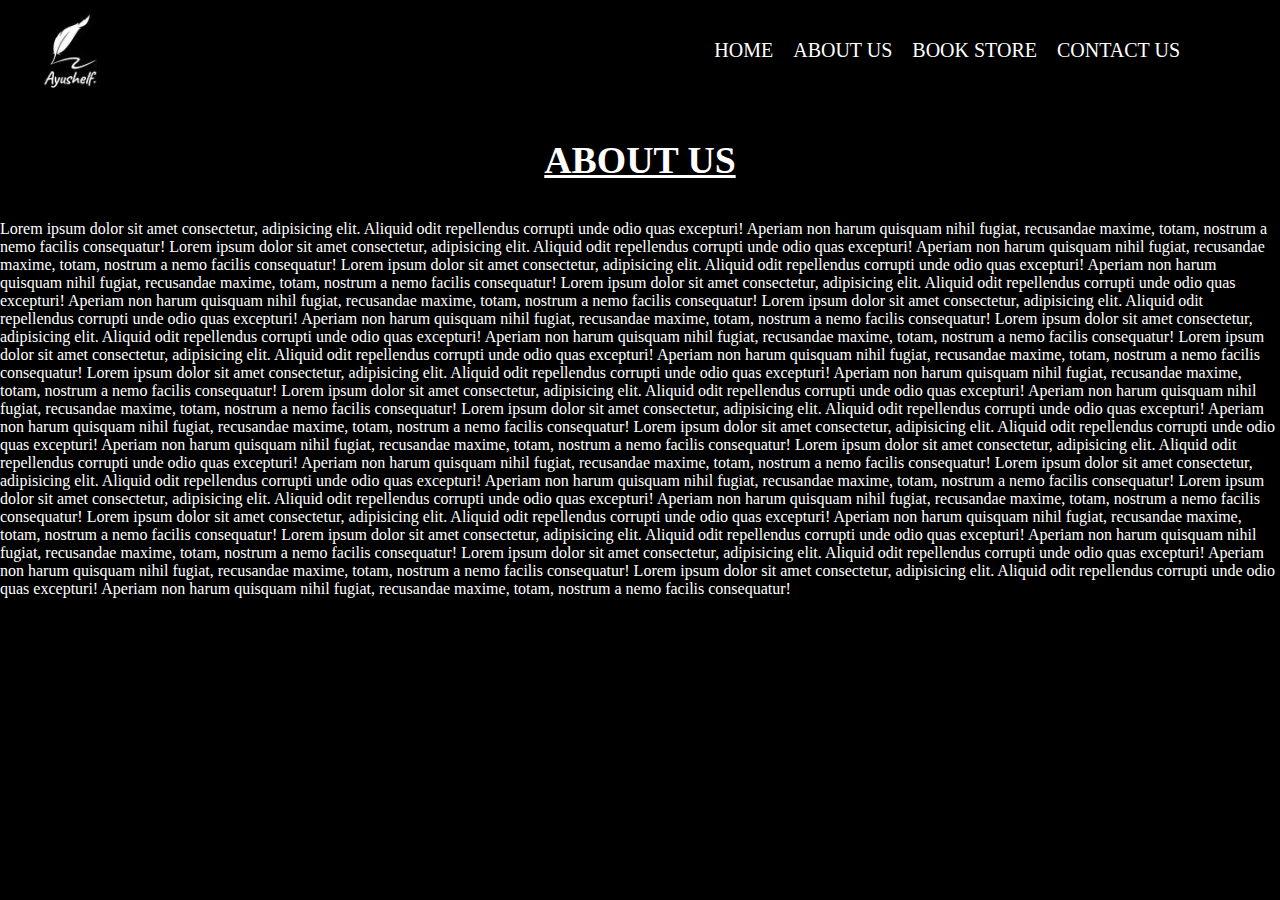
<file: ayushelf/aboutus.html>
<!DOCTYPE html>

<head>
    <link rel="stylesheet" href="aboutus.css">
    <title></title>
</head>

<body>
    <div class="top">
        <img src="ayu1.jpg" alt="" class="logo">
        <div class="habc">
            <a href="homepage.html" class="cm">HOME</a>
            <a href="aboutus.html" class="cm">ABOUT US</a>
            <a href="bookstor.html" class="cm">BOOK STORE</a>
            <a href="contact.html" class="cm">CONTACT US</a>
        </div>
    </div>
    <p class="abu">ABOUT US</p>
    <p class="cont"> Lorem ipsum dolor sit amet consectetur, adipisicing elit. Aliquid odit repellendus corrupti unde
        odio quas
        excepturi! Aperiam non harum quisquam nihil fugiat, recusandae maxime, totam, nostrum a nemo facilis
        consequatur!
        Lorem ipsum dolor sit amet consectetur, adipisicing elit. Aliquid odit repellendus corrupti unde odio quas
        excepturi! Aperiam non harum quisquam nihil fugiat, recusandae maxime, totam, nostrum a nemo facilis
        consequatur!
        Lorem ipsum dolor sit amet consectetur, adipisicing elit. Aliquid odit repellendus corrupti unde odio quas
        excepturi! Aperiam non harum quisquam nihil fugiat, recusandae maxime, totam, nostrum a nemo facilis
        consequatur!
        Lorem ipsum dolor sit amet consectetur, adipisicing elit. Aliquid odit repellendus corrupti unde odio quas
        excepturi! Aperiam non harum quisquam nihil fugiat, recusandae maxime, totam, nostrum a nemo facilis
        consequatur!
        Lorem ipsum dolor sit amet consectetur, adipisicing elit. Aliquid odit repellendus corrupti unde odio quas
        excepturi! Aperiam non harum quisquam nihil fugiat, recusandae maxime, totam, nostrum a nemo facilis
        consequatur!
        Lorem ipsum dolor sit amet consectetur, adipisicing elit. Aliquid odit repellendus corrupti unde odio quas
        excepturi! Aperiam non harum quisquam nihil fugiat, recusandae maxime, totam, nostrum a nemo facilis
        consequatur!
        Lorem ipsum dolor sit amet consectetur, adipisicing elit. Aliquid odit repellendus corrupti unde odio quas
        excepturi! Aperiam non harum quisquam nihil fugiat, recusandae maxime, totam, nostrum a nemo facilis
        consequatur!
        Lorem ipsum dolor sit amet consectetur, adipisicing elit. Aliquid odit repellendus corrupti unde odio quas
        excepturi! Aperiam non harum quisquam nihil fugiat, recusandae maxime, totam, nostrum a nemo facilis
        consequatur!
        Lorem ipsum dolor sit amet consectetur, adipisicing elit. Aliquid odit repellendus corrupti unde odio quas
        excepturi! Aperiam non harum quisquam nihil fugiat, recusandae maxime, totam, nostrum a nemo facilis
        consequatur!
        Lorem ipsum dolor sit amet consectetur, adipisicing elit. Aliquid odit repellendus corrupti unde odio quas
        excepturi! Aperiam non harum quisquam nihil fugiat, recusandae maxime, totam, nostrum a nemo facilis
        consequatur!
        Lorem ipsum dolor sit amet consectetur, adipisicing elit. Aliquid odit repellendus corrupti unde odio quas
        excepturi! Aperiam non harum quisquam nihil fugiat, recusandae maxime, totam, nostrum a nemo facilis
        consequatur!
        Lorem ipsum dolor sit amet consectetur, adipisicing elit. Aliquid odit repellendus corrupti unde odio quas
        excepturi! Aperiam non harum quisquam nihil fugiat, recusandae maxime, totam, nostrum a nemo facilis
        consequatur!
        Lorem ipsum dolor sit amet consectetur, adipisicing elit. Aliquid odit repellendus corrupti unde odio quas
        excepturi! Aperiam non harum quisquam nihil fugiat, recusandae maxime, totam, nostrum a nemo facilis
        consequatur!
        Lorem ipsum dolor sit amet consectetur, adipisicing elit. Aliquid odit repellendus corrupti unde odio quas
        excepturi! Aperiam non harum quisquam nihil fugiat, recusandae maxime, totam, nostrum a nemo facilis
        consequatur!
        Lorem ipsum dolor sit amet consectetur, adipisicing elit. Aliquid odit repellendus corrupti unde odio quas
        excepturi! Aperiam non harum quisquam nihil fugiat, recusandae maxime, totam, nostrum a nemo facilis
        consequatur!
        Lorem ipsum dolor sit amet consectetur, adipisicing elit. Aliquid odit repellendus corrupti unde odio quas
        excepturi! Aperiam non harum quisquam nihil fugiat, recusandae maxime, totam, nostrum a nemo facilis
        consequatur!
        Lorem ipsum dolor sit amet consectetur, adipisicing elit. Aliquid odit repellendus corrupti unde odio quas
        excepturi! Aperiam non harum quisquam nihil fugiat, recusandae maxime, totam, nostrum a nemo facilis
        consequatur!
        Lorem ipsum dolor sit amet consectetur, adipisicing elit. Aliquid odit repellendus corrupti unde odio quas
        excepturi! Aperiam non harum quisquam nihil fugiat, recusandae maxime, totam, nostrum a nemo facilis
        consequatur!
    </p>

</body>
</file>
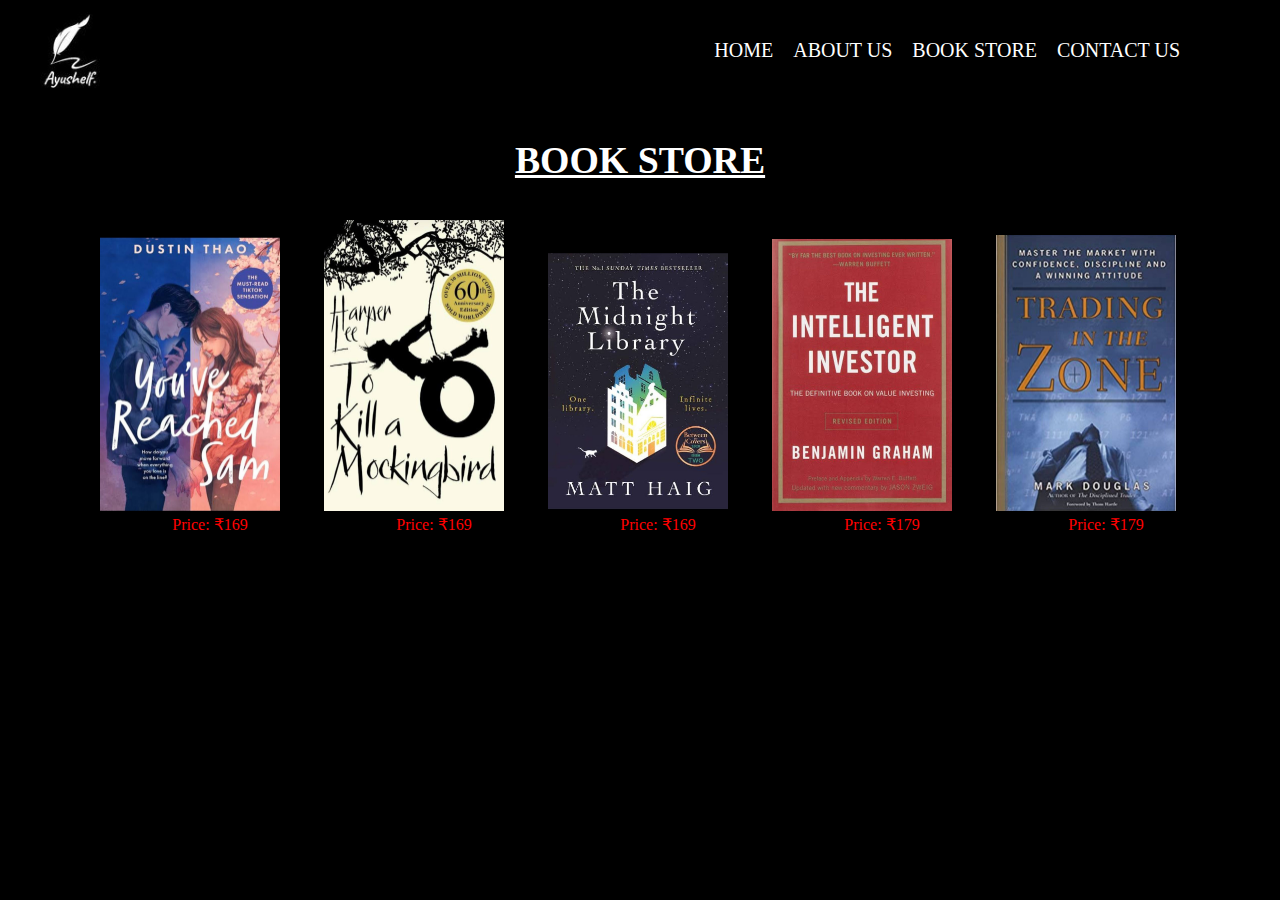
<file: ayushelf/bookstor.html>
<!DOCTYPE html>

<head>
    <link rel="stylesheet" href="bookstor.css">
    <title></title>
</head>

<body>
    <div class="top">
        <img src="ayu1.jpg" alt="" class="logo">
        <div class="habc">
            <a href="homepage.html" class="cm">HOME</a>
            <a href="aboutus.html" class="cm">ABOUT US</a>
            <a href="bookstor.html" class="cm">BOOK STORE</a>
            <a href="contact.html" class="cm">CONTACT US</a>
        </div>
    </div>
    <p class="abu">BOOK STORE</p>
    <div class="imagesec">
        <div class="tt">
            <img src="Book1.jpg" alt="" class="qar uhg">
            <div class="price">
                Price: ₹169
            </div>
        </div>
        <div class="tt">
            <img src="Book2.jpg" alt="" class="qar uhg">
            <div class="price">
                Price: ₹169
            </div>
        </div>
        <div class="tt">
            <img src="Book3.jpg" alt="" class="qar uhg">
            <div class="price">
                Price: ₹169
            </div>
        </div>
        <div class="tt">
            <img src="Book4.jpg" alt="" class="qar uhg">
            <div class="price">
                Price: ₹179
            </div>
        </div>
        <div class="tt">
            <img src="Book5.jpg" alt="" class="qar uhg">
            <div class="price">
                Price: ₹179
            </div>
        </div>
    </div>
</file>
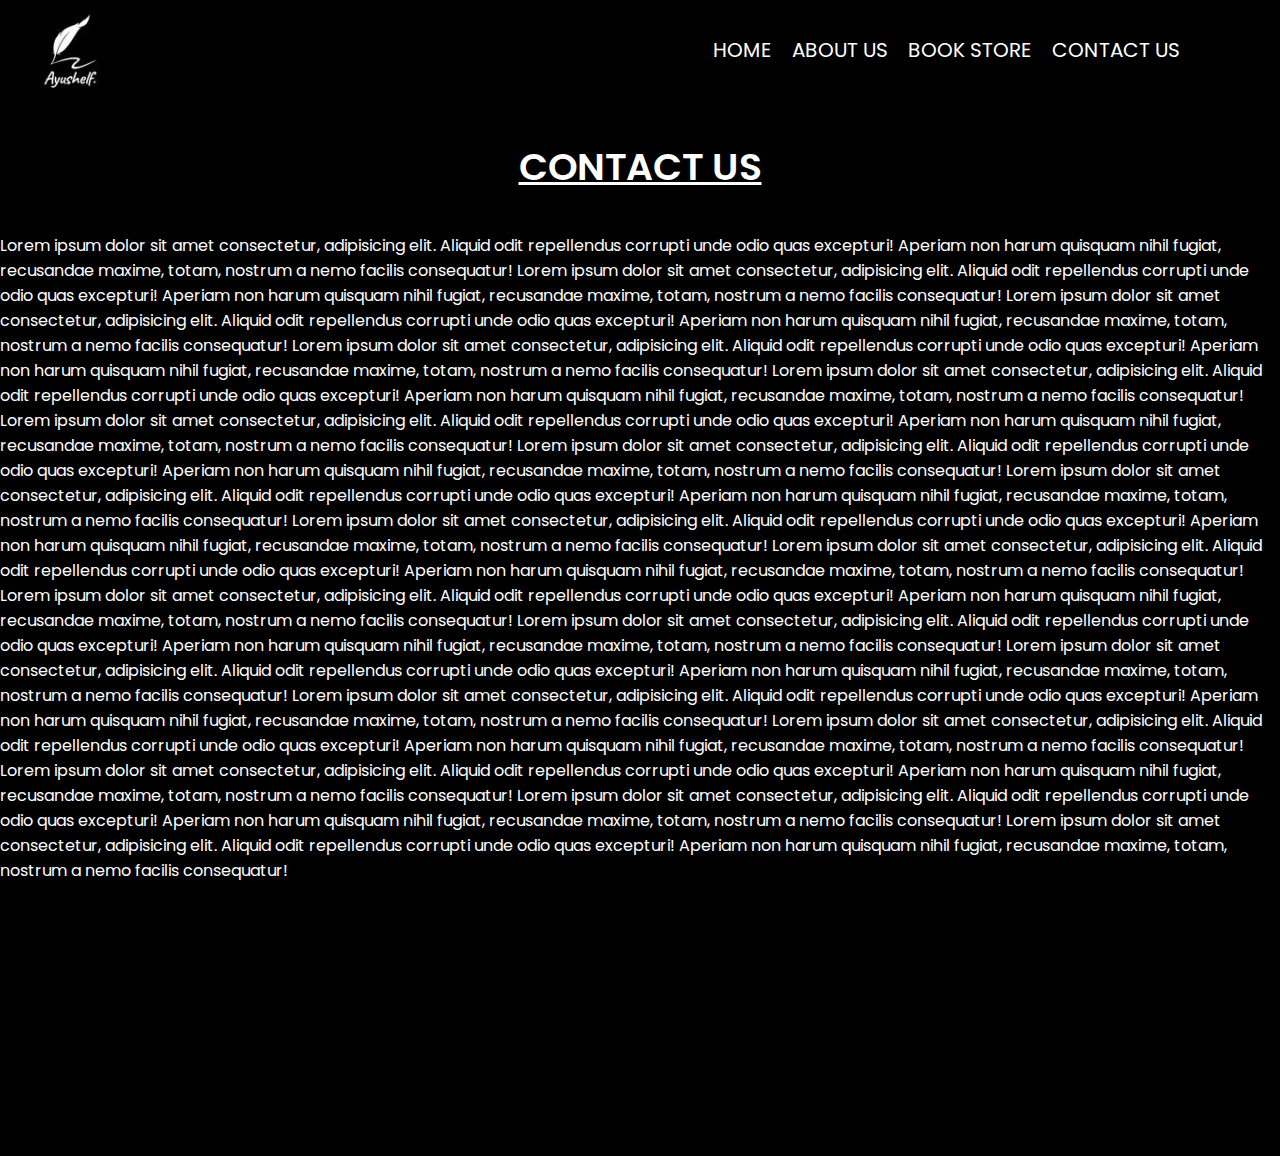
<file: ayushelf/contact.html>
<!DOCTYPE html>

<head>
    <link rel="stylesheet" href="contact.css">
    <link rel="preconnect" href="https://fonts.googleapis.com">
    <link rel="preconnect" href="https://fonts.gstatic.com" crossorigin>
    <link
        href="https://fonts.googleapis.com/css2?family=Montserrat:wght@100;200;300;400;500;600;700;800;900&family=Open+Sans:wght@400;600;700&family=Poppins:ital,wght@0,100;0,200;0,300;0,400;0,500;0,600;0,700;0,800;0,900;1,100;1,200;1,300;1,400;1,500;1,600;1,700;1,800;1,900&family=Roboto:wght@100;300;500;700;900&display=swap"
        rel="stylesheet">
    <title></title>
</head>

<body>
    <div class="top">
        <img src="ayu1.jpg" alt="" class="logo">
        <div class="habc">
            <a href="homepage.html" class="cm">HOME</a>
            <a href="aboutus.html" class="cm">ABOUT US</a>
            <a href="bookstor.html" class="cm">BOOK STORE</a>
            <a href="contact.html" class="cm">CONTACT US</a>
        </div>
    </div>
    <p class="abu">CONTACT US</p>
    <p class="cont"> Lorem ipsum dolor sit amet consectetur, adipisicing elit. Aliquid odit repellendus corrupti unde
        odio quas
        excepturi! Aperiam non harum quisquam nihil fugiat, recusandae maxime, totam, nostrum a nemo facilis
        consequatur!
        Lorem ipsum dolor sit amet consectetur, adipisicing elit. Aliquid odit repellendus corrupti unde odio quas
        excepturi! Aperiam non harum quisquam nihil fugiat, recusandae maxime, totam, nostrum a nemo facilis
        consequatur!
        Lorem ipsum dolor sit amet consectetur, adipisicing elit. Aliquid odit repellendus corrupti unde odio quas
        excepturi! Aperiam non harum quisquam nihil fugiat, recusandae maxime, totam, nostrum a nemo facilis
        consequatur!
        Lorem ipsum dolor sit amet consectetur, adipisicing elit. Aliquid odit repellendus corrupti unde odio quas
        excepturi! Aperiam non harum quisquam nihil fugiat, recusandae maxime, totam, nostrum a nemo facilis
        consequatur!
        Lorem ipsum dolor sit amet consectetur, adipisicing elit. Aliquid odit repellendus corrupti unde odio quas
        excepturi! Aperiam non harum quisquam nihil fugiat, recusandae maxime, totam, nostrum a nemo facilis
        consequatur!
        Lorem ipsum dolor sit amet consectetur, adipisicing elit. Aliquid odit repellendus corrupti unde odio quas
        excepturi! Aperiam non harum quisquam nihil fugiat, recusandae maxime, totam, nostrum a nemo facilis
        consequatur!
        Lorem ipsum dolor sit amet consectetur, adipisicing elit. Aliquid odit repellendus corrupti unde odio quas
        excepturi! Aperiam non harum quisquam nihil fugiat, recusandae maxime, totam, nostrum a nemo facilis
        consequatur!
        Lorem ipsum dolor sit amet consectetur, adipisicing elit. Aliquid odit repellendus corrupti unde odio quas
        excepturi! Aperiam non harum quisquam nihil fugiat, recusandae maxime, totam, nostrum a nemo facilis
        consequatur!
        Lorem ipsum dolor sit amet consectetur, adipisicing elit. Aliquid odit repellendus corrupti unde odio quas
        excepturi! Aperiam non harum quisquam nihil fugiat, recusandae maxime, totam, nostrum a nemo facilis
        consequatur!
        Lorem ipsum dolor sit amet consectetur, adipisicing elit. Aliquid odit repellendus corrupti unde odio quas
        excepturi! Aperiam non harum quisquam nihil fugiat, recusandae maxime, totam, nostrum a nemo facilis
        consequatur!
        Lorem ipsum dolor sit amet consectetur, adipisicing elit. Aliquid odit repellendus corrupti unde odio quas
        excepturi! Aperiam non harum quisquam nihil fugiat, recusandae maxime, totam, nostrum a nemo facilis
        consequatur!
        Lorem ipsum dolor sit amet consectetur, adipisicing elit. Aliquid odit repellendus corrupti unde odio quas
        excepturi! Aperiam non harum quisquam nihil fugiat, recusandae maxime, totam, nostrum a nemo facilis
        consequatur!
        Lorem ipsum dolor sit amet consectetur, adipisicing elit. Aliquid odit repellendus corrupti unde odio quas
        excepturi! Aperiam non harum quisquam nihil fugiat, recusandae maxime, totam, nostrum a nemo facilis
        consequatur!
        Lorem ipsum dolor sit amet consectetur, adipisicing elit. Aliquid odit repellendus corrupti unde odio quas
        excepturi! Aperiam non harum quisquam nihil fugiat, recusandae maxime, totam, nostrum a nemo facilis
        consequatur!
        Lorem ipsum dolor sit amet consectetur, adipisicing elit. Aliquid odit repellendus corrupti unde odio quas
        excepturi! Aperiam non harum quisquam nihil fugiat, recusandae maxime, totam, nostrum a nemo facilis
        consequatur!
        Lorem ipsum dolor sit amet consectetur, adipisicing elit. Aliquid odit repellendus corrupti unde odio quas
        excepturi! Aperiam non harum quisquam nihil fugiat, recusandae maxime, totam, nostrum a nemo facilis
        consequatur!
        Lorem ipsum dolor sit amet consectetur, adipisicing elit. Aliquid odit repellendus corrupti unde odio quas
        excepturi! Aperiam non harum quisquam nihil fugiat, recusandae maxime, totam, nostrum a nemo facilis
        consequatur!
        Lorem ipsum dolor sit amet consectetur, adipisicing elit. Aliquid odit repellendus corrupti unde odio quas
        excepturi! Aperiam non harum quisquam nihil fugiat, recusandae maxime, totam, nostrum a nemo facilis
        consequatur!
    </p>
    <iframe
        src="https://www.google.com/maps/embed?pb=!1m18!1m12!1m3!1d3502.8029569084974!2d77.22282691447937!3d28.605687482428447!2m3!1f0!2f0!3f0!3m2!1i1024!2i768!4f13.1!3m3!1m2!1s0x0%3A0xe3ea69ceaa5693e4!2s7JWVJ64G%2B72C!5e0!3m2!1sen!2sin!4v1670003522318!5m2!1sen!2sin"
        width="400" height="250" style="border:0;" allowfullscreen="" loading="lazy"
        referrerpolicy="no-referrer-when-downgrade" class="map"></iframe>
</body>
</file>
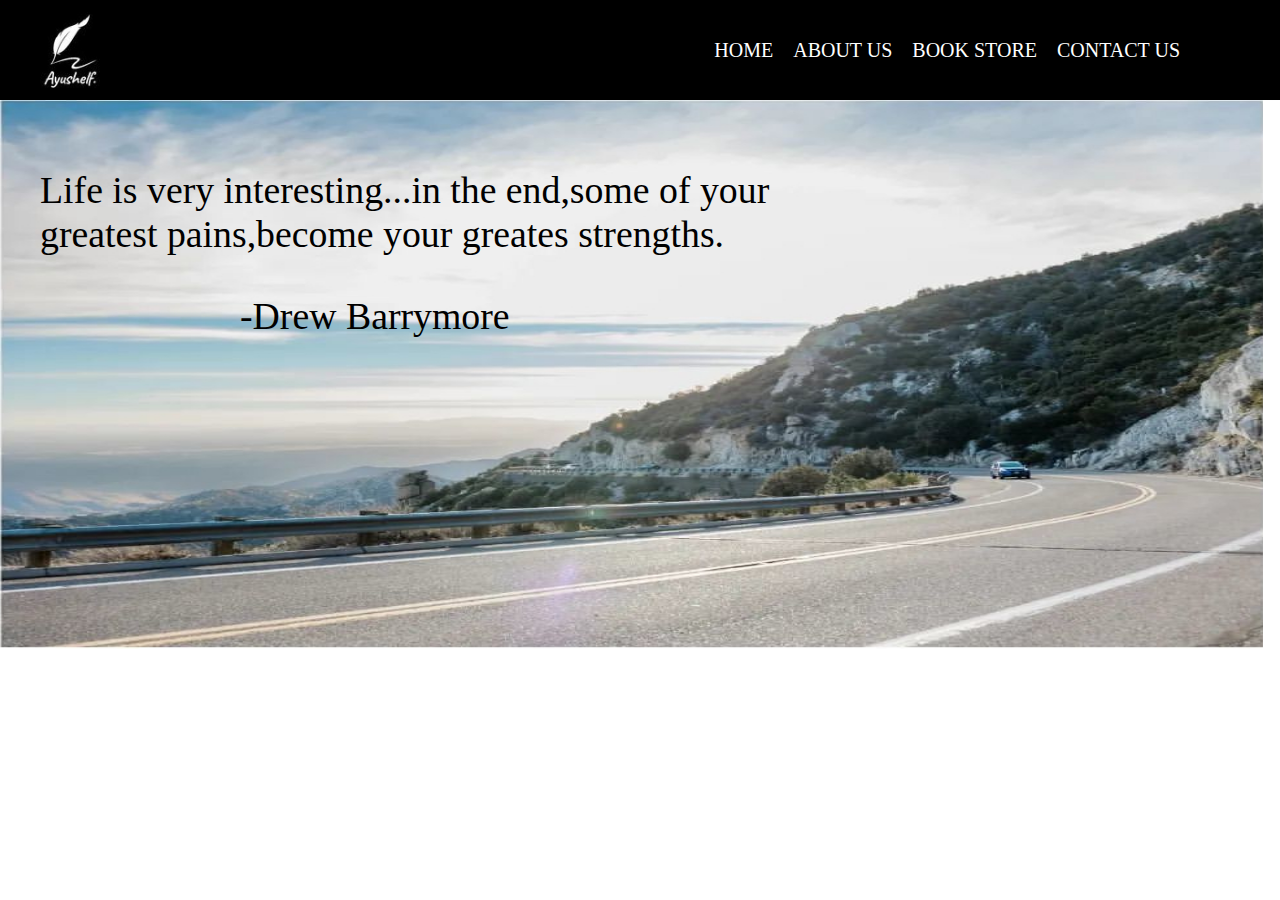
<file: ayushelf/homepage.html>
<!DOCTYPE html>

<head>
    <link rel="stylesheet" href="home.css">
    <title></title>
</head>

<body>
    <div class="top">
        <img src="ayu1.jpg" alt="" class="logo">
        <div class="habc">
            <a href="homepage.html" class="cm">HOME</a>
            <a href="aboutus.html" class="cm">ABOUT US</a>
            <a href="bookstor.html" class="cm">BOOK STORE</a>
            <a href="contact.html" class="cm">CONTACT US</a>
        </div>
    </div>
    <div class="gg">
        <img src="frontimage.jpg" alt="" class="fim">
        <div class="quote">

            <p>Life is very interesting...in the end,some of your <br>
                greatest pains,become your greates strengths. <br>
            <p class="aut">-Drew Barrymore</p>
            </p>
        </div>
    </div>

</body>
</file>
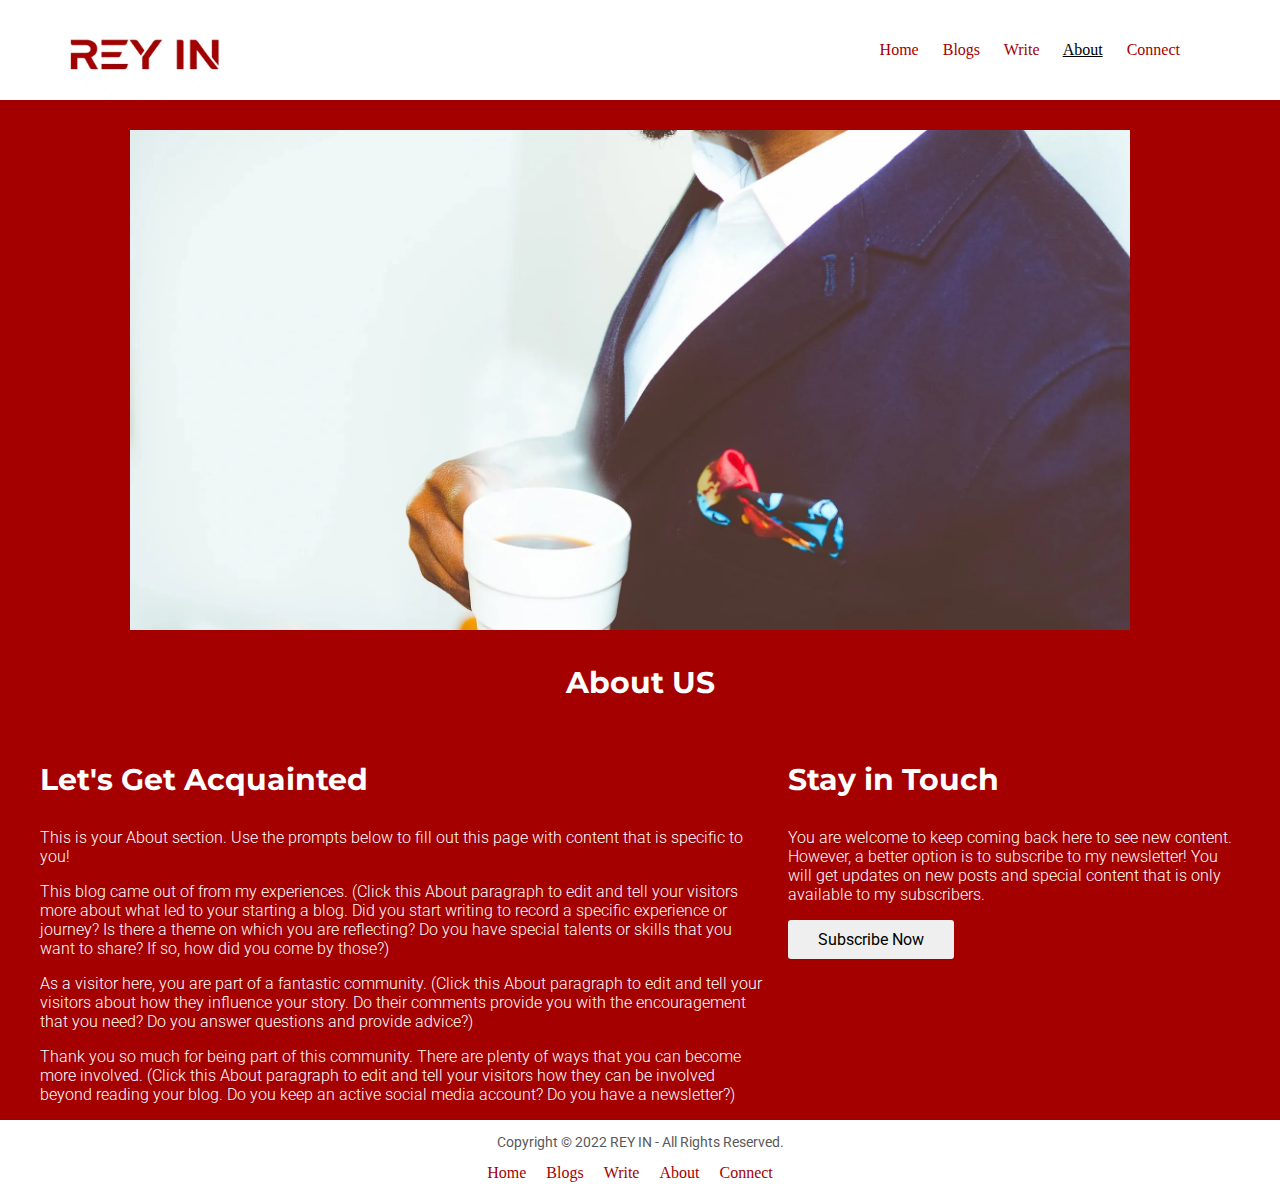
<file: reyin/about.html>
<!DOCTYPE html>

<head>
    <link rel="stylesheet" href="about.css">
    <link rel="preconnect" href="https://fonts.googleapis.com">
    <link rel="preconnect" href="https://fonts.gstatic.com" crossorigin>
    <link
        href="https://fonts.googleapis.com/css2?family=Montserrat:wght@100;200;300;400;500;600;700;800;900&family=Open+Sans:wght@400;600;700&family=Poppins:ital,wght@0,100;0,200;0,300;0,400;0,500;0,600;0,700;0,800;0,900;1,100;1,200;1,300;1,400;1,500;1,600;1,700;1,800;1,900&family=Roboto:wght@100;300;500;700;900&display=swap"
        rel="stylesheet">

    <title></title>
</head>

<body>
    <div class="topnav">
        <img src="reyin.jpg" alt="" id="im">
        <div class="hbwac">
            <a href="home.html" id="li">Home</a>
            <a href="blog.html" id=li>Blogs</a>
            <a href="write.html" id=li>Write</a>
            <a href="about.html" id=ho>About</a>
            <a href="connect.html" id=li>Connect</a>
        </div>
    </div>
    <div class="bod">
        <img src="ima.jpg" alt="" id="ui">
        <div class="maq">
            <p id="au">About US</p>
            <div class="ma">
                <div class="tr">
                    <p id="lga">Let's Get Acquainted</p>
                    <p id="ht">
                        This is your About section. Use the prompts below to fill out this page with content that is
                        specific to
                        you!</p>
                    <p id="ht">
                        This blog came out of from my experiences. (Click this About paragraph to edit and tell your
                        visitors
                        more about what led to your starting a blog. Did you start writing to record a specific
                        experience
                        or
                        journey? Is there a theme on which you are reflecting? Do you have special talents or skills
                        that
                        you
                        want to share? If so, how did you come by those?)</p>
                    <p id="ht">
                        As a visitor here, you are part of a fantastic community. (Click this About paragraph to edit
                        and
                        tell
                        your visitors about how they influence your story. Do their comments provide you with the
                        encouragement
                        that you need? Do you answer questions and provide advice?)</p>
                    <p id="ht">
                        Thank you so much for being part of this community. There are plenty of ways that you can become
                        more
                        involved. (Click this About paragraph to edit and tell your visitors how they can be involved
                        beyond
                        reading your blog. Do you keep an active social media account? Do you have a newsletter?)</p>

                </div>
                <div class="si">
                    <p id="gt">Stay in Touch</p>
                    <p id="ht">
                        You are welcome to keep coming back here to see new content. However, a better option is to
                        subscribe to
                        my newsletter! You will get updates on new posts and special content that is only available to
                        my
                        subscribers.</p>
                    <div class="subs">
                        <button type="submit" id="sn">Subscribe Now</button>
                    </div>
                </div>
            </div>
        </div>
    </div>
    <div class="bott">
        <div class="copy">
            <p id="copyr">Copyright © 2022 REY IN - All Rights Reserved.</p>
        </div>
        <div class="hbwac ttre">
            <a href="home.html" id="li">Home</a>
            <a href="blog.html" id=li>Blogs</a>
            <a href="write.html" id=li>Write</a>
            <a href="about.html" id=li>About</a>
            <a href="connect.html" id=li>Connect</a>
        </div>
    </div>
</file>
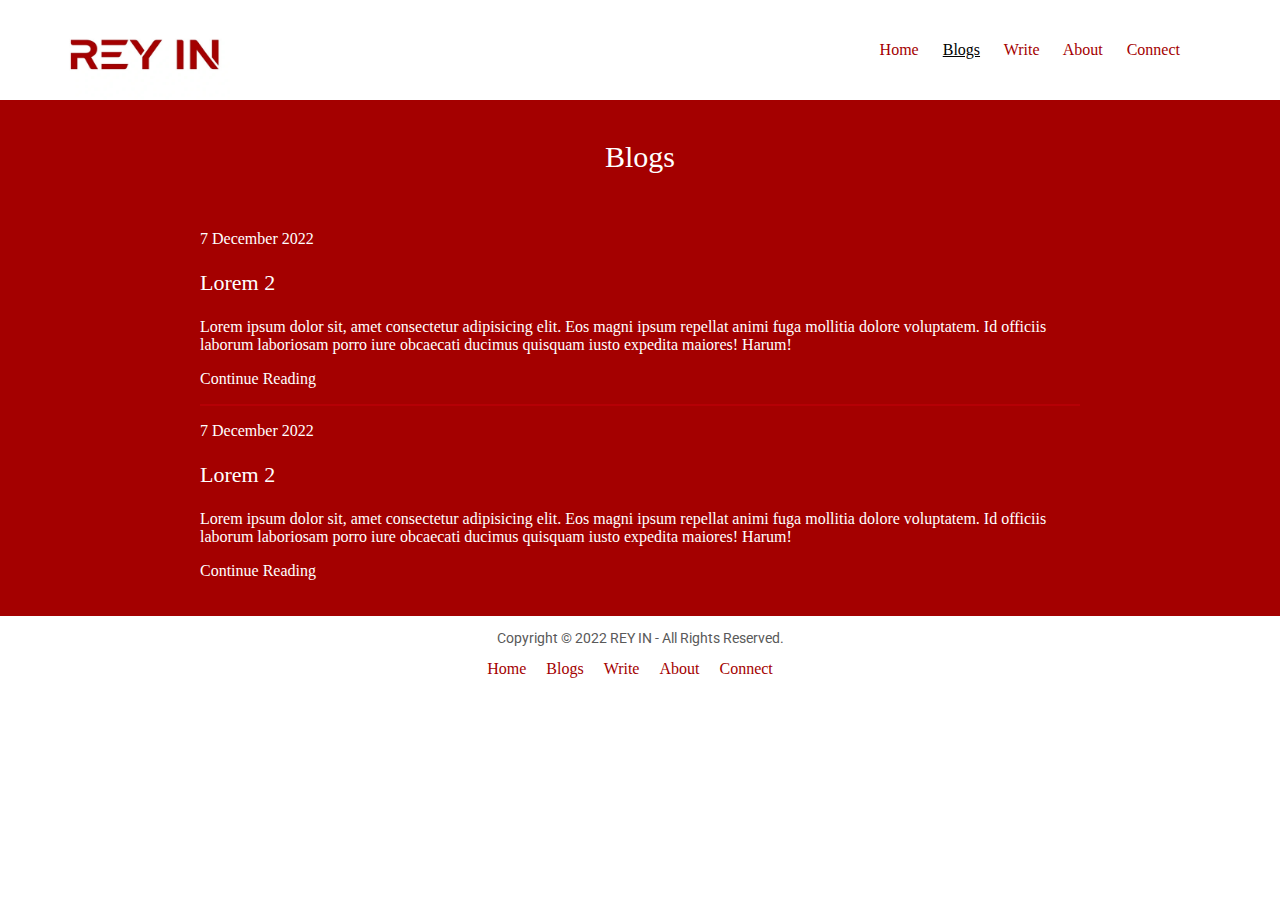
<file: reyin/blog.html>
<!DOCTYPE html>

<head>
    <link rel="stylesheet" href="blog.css">
    <link rel="preconnect" href="https://fonts.googleapis.com">
    <link rel="preconnect" href="https://fonts.gstatic.com" crossorigin>
    <link
        href="https://fonts.googleapis.com/css2?family=Montserrat:wght@100;200;300;400;500;600;700;800;900&family=Open+Sans:wght@400;600;700&family=Poppins:ital,wght@0,100;0,200;0,300;0,400;0,500;0,600;0,700;0,800;0,900;1,100;1,200;1,300;1,400;1,500;1,600;1,700;1,800;1,900&family=Roboto:wght@100;300;500;700;900&display=swap"
        rel="stylesheet">

    <title></title>
</head>

<body>
    <div class="topnav">
        <img src="reyin.jpg" alt="" id="im">
        <div class="hbwac">
            <a href="home.html" id="li">Home</a>
            <a href="blog.html" id=ho>Blogs</a>
            <a href="write.html" id=li>Write</a>
            <a href="about.html" id=li>About</a>
            <a href="connect.html" id=li>Connect</a>
        </div>
    </div>
    <div class=blo>
        <div class="bloco">
            <p id="bloe">Blogs</p>
            <div class="req">
                <a href="con" class="rr">
                    <p id="daet"> 7 December 2022</p>
                    <p id="lor">Lorem 2</p>
                    <p id="lo">Lorem ipsum dolor sit, amet consectetur adipisicing elit. Eos magni ipsum repellat animi
                        fuga
                        mollitia dolore voluptatem. Id officiis laborum laboriosam porro iure obcaecati ducimus quisquam
                        iusto
                        expedita maiores! Harum!</p>
                    <p id="tu">Continue Reading</p>
                </a>
                <hr color="#B50005">
                <a href="con" class="rr">
                    <p id="daet"> 7 December 2022</p>
                    <p id="lor">Lorem 2</p>
                    <p id="lo">Lorem ipsum dolor sit, amet consectetur adipisicing elit. Eos magni ipsum repellat animi
                        fuga
                        mollitia dolore voluptatem. Id officiis laborum laboriosam porro iure obcaecati ducimus quisquam
                        iusto
                        expedita maiores! Harum!</p>
                    <p id="tu">Continue Reading</p>
                </a>
            </div>
        </div>
    </div>
    <div class="bott">
        <div class="copy">
            <p id="copyr">Copyright © 2022 REY IN - All Rights Reserved.</p>
        </div>
        <div class="hbwac ttre">
            <a href="home.html" id="li">Home</a>
            <a href="blog.html" id=li>Blogs</a>
            <a href="write.html" id=li>Write</a>
            <a href="about.html" id=li>About</a>
            <a href="connect.html" id=li>Connect</a>
        </div>
    </div>
</file>
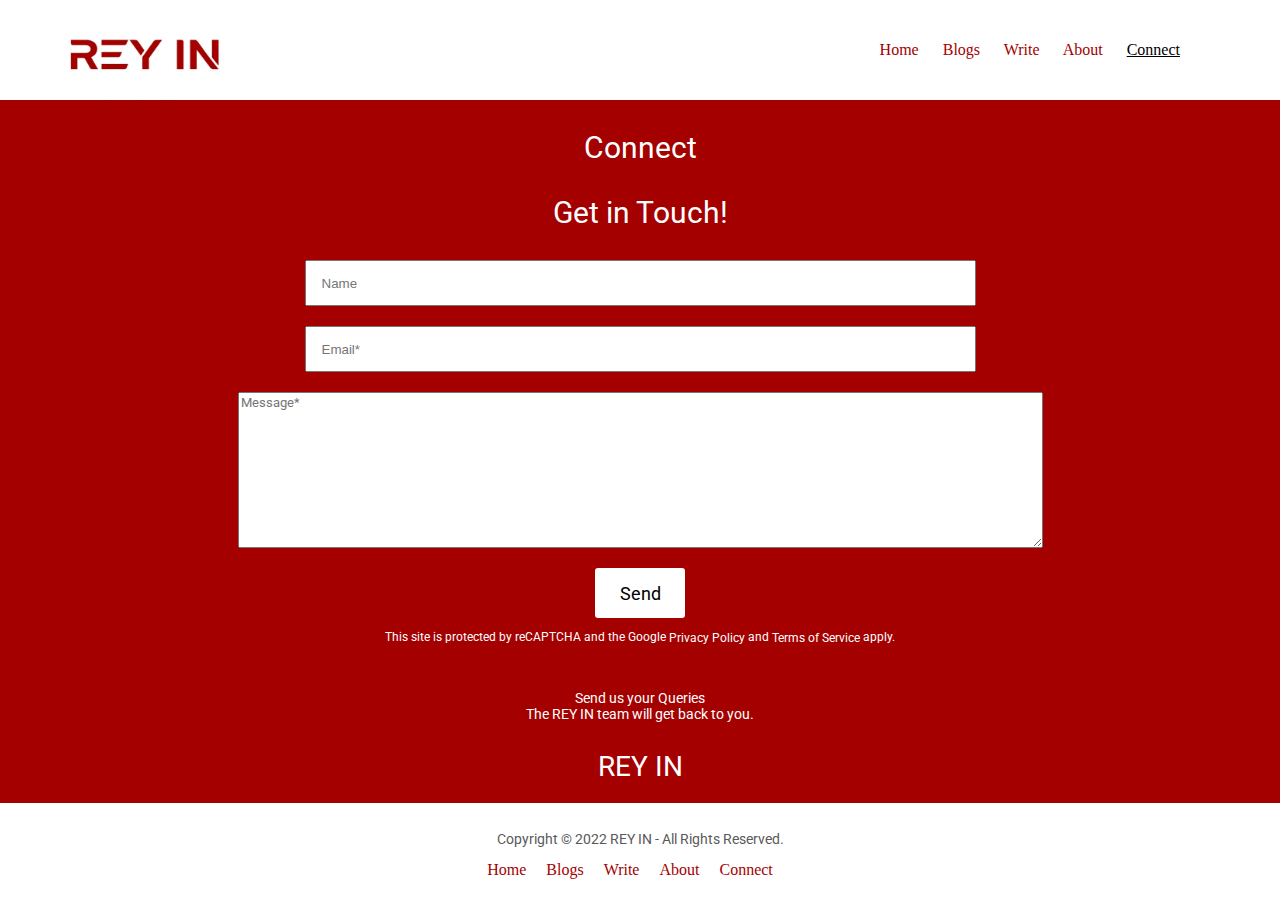
<file: reyin/connect.html>
<!DOCTYPE html>

<head>
    <link rel="stylesheet" href="connect.css">
    <link rel="preconnect" href="https://fonts.googleapis.com">
    <link rel="preconnect" href="https://fonts.gstatic.com" crossorigin>
    <link
        href="https://fonts.googleapis.com/css2?family=Montserrat:wght@100;200;300;400;500;600;700;800;900&family=Open+Sans:wght@400;600;700&family=Poppins:ital,wght@0,100;0,200;0,300;0,400;0,500;0,600;0,700;0,800;0,900;1,100;1,200;1,300;1,400;1,500;1,600;1,700;1,800;1,900&family=Roboto:wght@100;300;500;700;900&display=swap"
        rel="stylesheet">

    <title></title>
</head>

<body>
    <form action="">
        <div class="topnav">
            <img src="reyin.jpg" alt="" id="im">
            <div class="hbwac">
                <a href="home.html" id="li">Home</a>
                <a href="blog.html" id=li>Blogs</a>
                <a href="write.html" id=li>Write</a>
                <a href="about.html" id=li>About</a>
                <a href="connect.html" id=ho>Connect</a>
            </div>
        </div>
        <div class="wab">
            <p id="waab">Connect</p>
            <p id="lgb">Get in Touch!</p>
            <div class=inp>
                <input type="text" name="Name" id="na" placeholder="Name">
                <input type="email" name="Email" id="naa" placeholder="Email*" required>
                <textarea name="" id="ta" cols="98" rows="10" placeholder="Message*" required></textarea>

            </div>
            <div class="button">
                <button type="submit" id="butt">Send</button>
            </div>
            <div class="pp">
                <p id="prot">This site is protected by reCAPTCHA and the Google&nbsp; </p>
                <a href="p&p" class="c">Privacy Policy&nbsp;</a>
                <p id="pi">and</p>
                <a href="terms" class="c">&nbsp;Terms of Service&nbsp;</a>
                <p id="app">apply.</p>
            </div>
            <div class="que">
                <p id="op">Send us your Queries <br>
                    The REY IN team will get back to you.</p>
                <p id="ri">REY IN</p>

            </div>
        </div>
        <div class="bott">
            <div class="copy">
                <p id="copyr">Copyright © 2022 REY IN - All Rights Reserved.</p>
            </div>
            <div class="hbwac ttre">
                <a href="home.html" id="li">Home</a>
                <a href="blog.html" id=li>Blogs</a>
                <a href="write.html" id=li>Write</a>
                <a href="about.html" id=li>About</a>
                <a href="connect.html" id=li>Connect</a>
            </div>
        </div>
    </form>
</file>
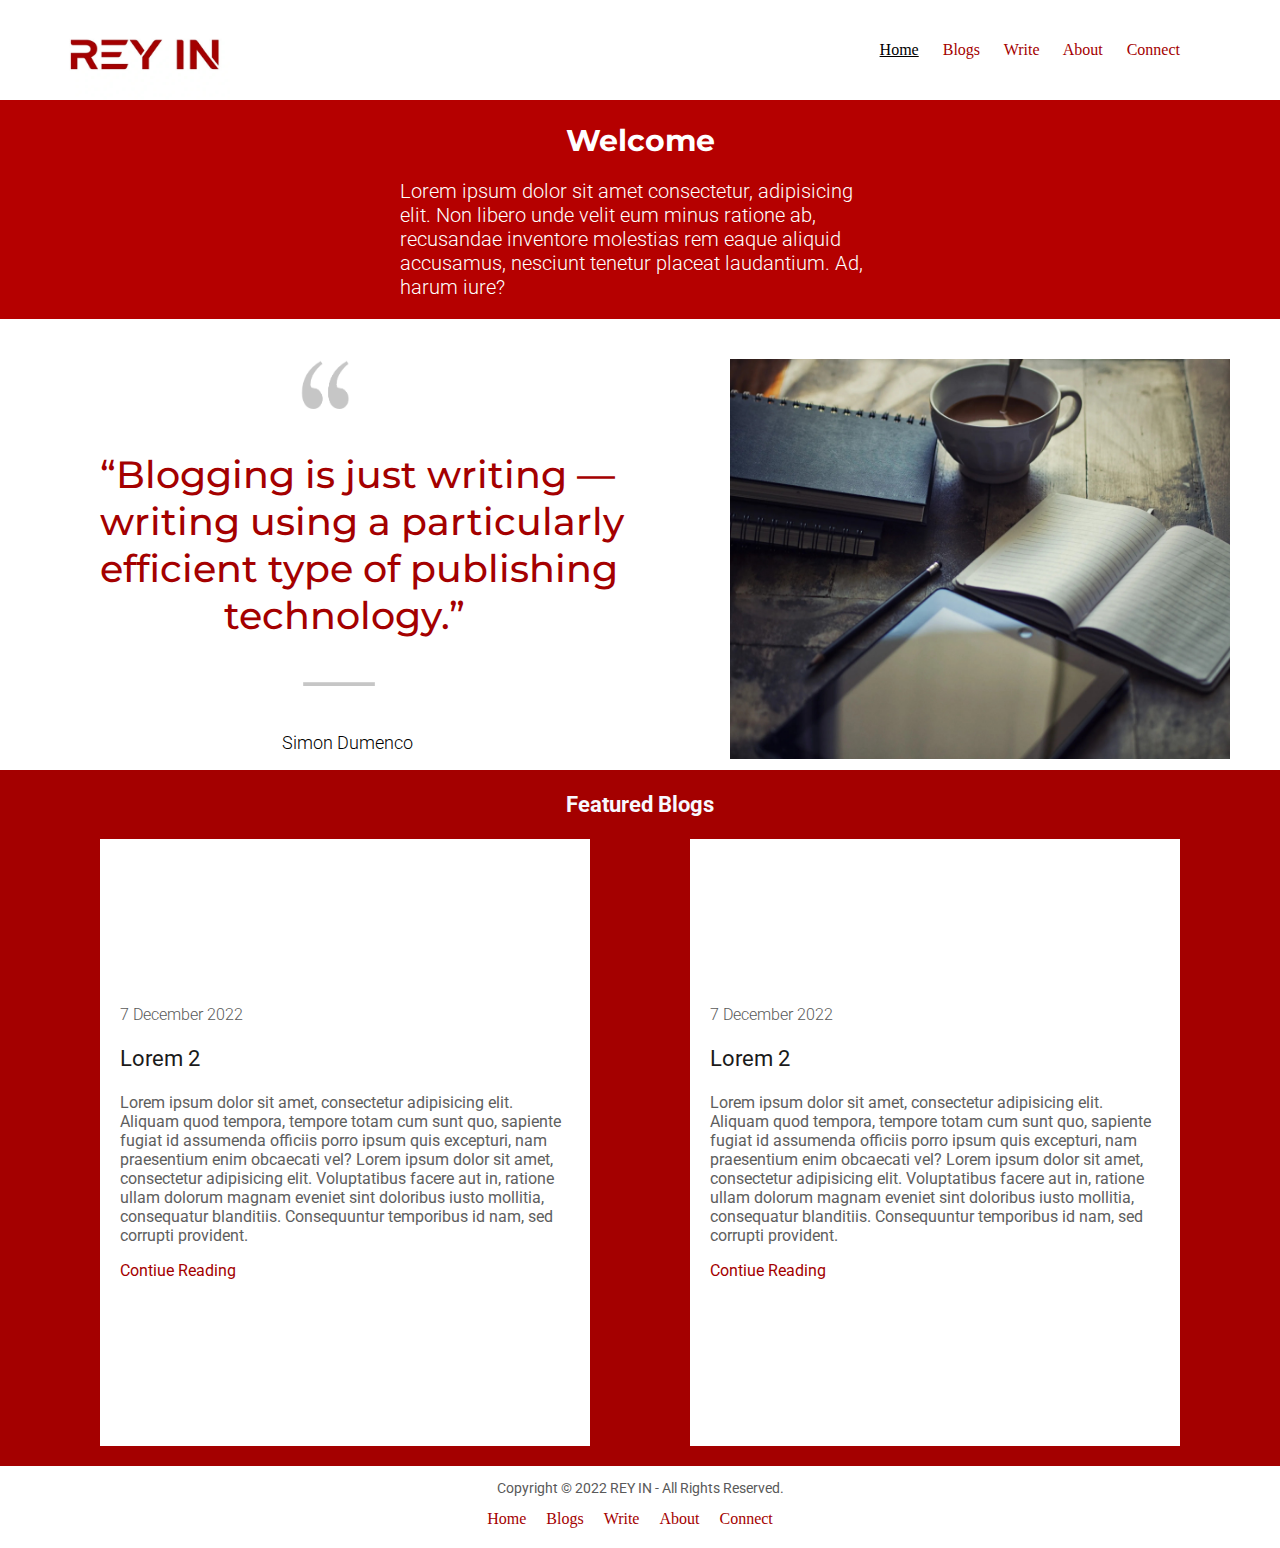
<file: reyin/home.html>
<!DOCTYPE html>

<head>
    <link rel="stylesheet" href="home.css">
    <link rel="preconnect" href="https://fonts.googleapis.com">
    <link rel="preconnect" href="https://fonts.gstatic.com" crossorigin>
    <link
        href="https://fonts.googleapis.com/css2?family=Montserrat:wght@100;200;300;400;500;600;700;800;900&family=Open+Sans:wght@400;600;700&family=Poppins:ital,wght@0,100;0,200;0,300;0,400;0,500;0,600;0,700;0,800;0,900;1,100;1,200;1,300;1,400;1,500;1,600;1,700;1,800;1,900&family=Roboto:wght@100;300;500;700;900&display=swap"
        rel="stylesheet">

    <title></title>
</head>

<body>
    <div class="topnav">
        <img src="reyin.jpg" alt="" id="im">
        <div class="hbwac">
            <a href="home.html" id="ho">Home</a>
            <a href="blog.html" id=li>Blogs</a>
            <a href="write.html" id=li>Write</a>
            <a href="about.html" id=li>About</a>
            <a href="connect.html" id=li>Connect</a>
        </div>
    </div>
    <div class="wel">
        <h1 id=welc>Welcome</h1>
        <div class="conte">
            Lorem ipsum dolor sit amet consectetur, adipisicing elit. Non libero unde velit eum minus ratione ab,
            recusandae inventore molestias rem eaque aliquid accusamus, nesciunt tenetur placeat laudantium. Ad, harum
            iure?


        </div>
    </div>
    <div class="quote">
        <div class="maiq">
            <img src="quotat.png" alt="" id="quo">
            <p id="cone"> “Blogging is just writing — <br> writing using a particularly <br> efficient type of
                publishing <br>&emsp;&emsp;&emsp;
                technology.” </p>
            <img src="dash.png" alt="" id="das">
            <p id="auth">Simon Dumenco</p>
        </div>
        <img src="cof.jpg" alt="" id="cof">

    </div>
    <div class="fubl">
        <span class="bef">

            <p class="fbc">Featured Blogs</p>
        </span>
        <div class="box">
            <div class="one" id="tt">
                <a href="conti">
                    <p id=daet>7 December 2022</p>
                    <p id="he">Lorem 2</p>
                    <p id="conteq">Lorem ipsum dolor sit amet, consectetur adipisicing elit. Aliquam quod tempora,
                        tempore
                        totam cum sunt quo, sapiente fugiat id assumenda officiis porro ipsum quis excepturi, nam
                        praesentium enim obcaecati vel?
                        Lorem ipsum dolor sit amet, consectetur adipisicing elit. Voluptatibus facere aut in, ratione
                        ullam
                        dolorum magnam eveniet sint doloribus iusto mollitia, consequatur blanditiis. Consequuntur
                        temporibus id nam, sed corrupti provident.
                    </p>
                    <p id="conti">Contiue Reading</p>
                </a>
            </div>
            <div class="one re" id="tty">
                <a href="conti">
                    <p id=daet>7 December 2022</p>
                    <p id="he">Lorem 2</p>
                    <p id="conteq">Lorem ipsum dolor sit amet, consectetur adipisicing elit. Aliquam quod tempora,
                        tempore
                        totam cum sunt quo, sapiente fugiat id assumenda officiis porro ipsum quis excepturi, nam
                        praesentium enim obcaecati vel?
                        Lorem ipsum dolor sit amet, consectetur adipisicing elit. Voluptatibus facere aut in, ratione
                        ullam
                        dolorum magnam eveniet sint doloribus iusto mollitia, consequatur blanditiis. Consequuntur
                        temporibus id nam, sed corrupti provident.
                    </p>
                    <p id="conti">Contiue Reading</p>
                </a>
            </div>
        </div>

    </div>
    <div class="bott">
        <div class="copy">
            <p id="copyr">Copyright © 2022 REY IN - All Rights Reserved.</p>
        </div>
        <div class="hbwac ttre">
            <a href="home.html" id="li">Home</a>
            <a href="blog.html" id=li>Blogs</a>
            <a href="write.html" id=li>Write</a>
            <a href="about.html" id=li>About</a>
            <a href="connect.html" id=li>Connect</a>
        </div>
    </div>
</body>
</file>
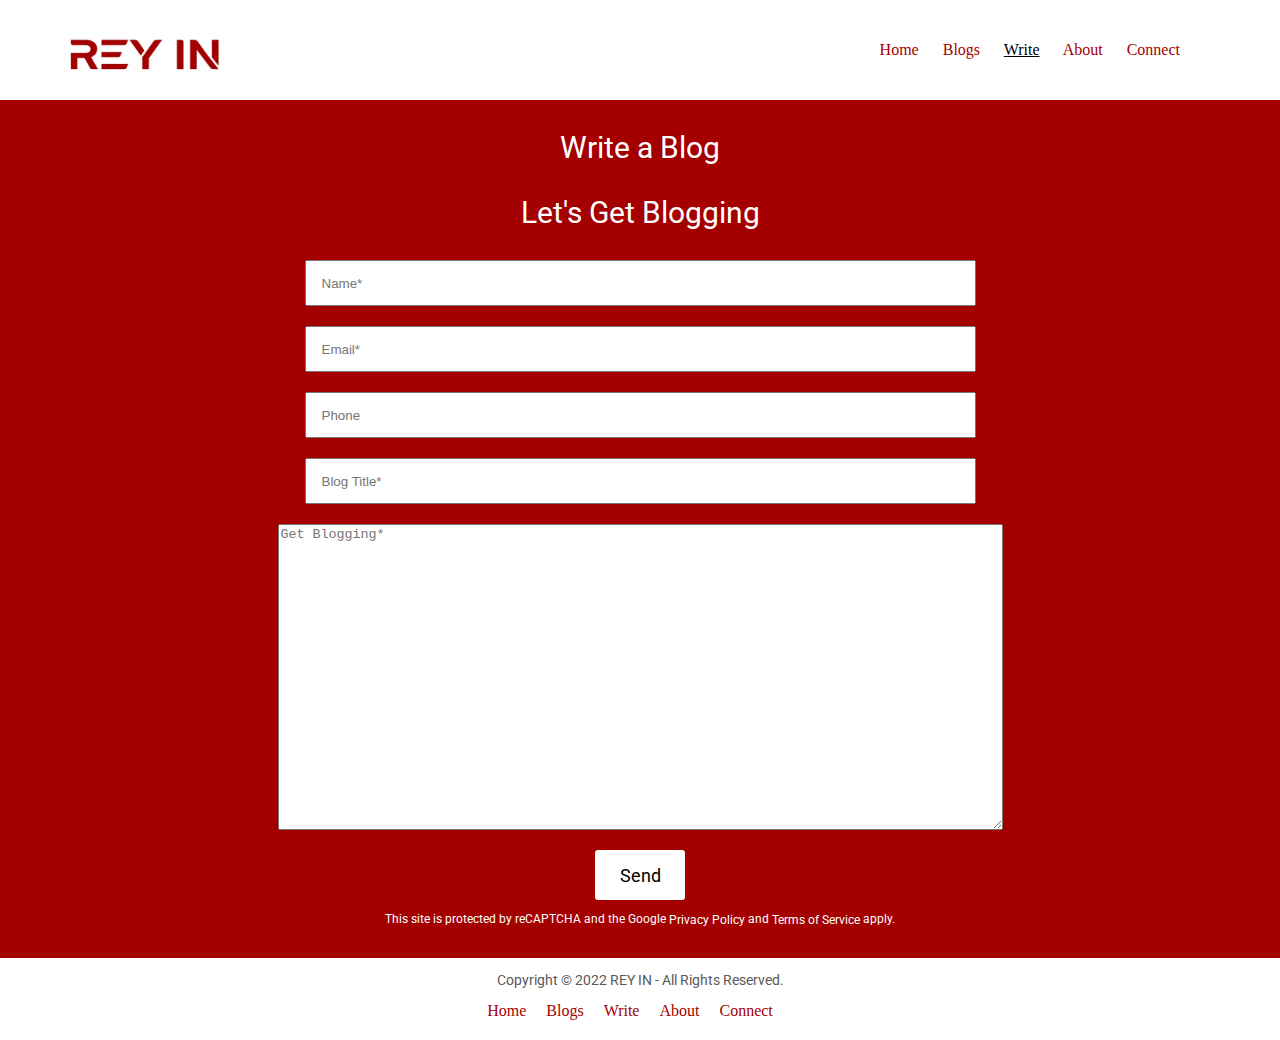
<file: reyin/write.html>
<!DOCTYPE html>

<head>
    <link rel="stylesheet" href="write.css">
    <link rel="preconnect" href="https://fonts.googleapis.com">
    <link rel="preconnect" href="https://fonts.gstatic.com" crossorigin>
    <link
        href="https://fonts.googleapis.com/css2?family=Montserrat:wght@100;200;300;400;500;600;700;800;900&family=Open+Sans:wght@400;600;700&family=Poppins:ital,wght@0,100;0,200;0,300;0,400;0,500;0,600;0,700;0,800;0,900;1,100;1,200;1,300;1,400;1,500;1,600;1,700;1,800;1,900&family=Roboto:wght@100;300;500;700;900&display=swap"
        rel="stylesheet">

    <title></title>
</head>

<body>
    <form action="">
        <div class="topnav">
            <img src="reyin.jpg" alt="" id="im">
            <div class="hbwac">
                <a href="home.html" id="li">Home</a>
                <a href="blog.html" id=li>Blogs</a>
                <a href="write.html" id=ho>Write</a>
                <a href="about.html" id=li>About</a>
                <a href="connect.html" id=li>Connect</a>
            </div>
        </div>
        <div class="wab">
            <p id="waab">Write a Blog</p>
            <p id="lgb">Let's Get Blogging</p>
            <div class=inp>
                <input type="text" name="Name" id="na" placeholder="Name*" required>
                <input type="email" name="Email" id="naa" placeholder="Email*" required>
                <input type="number" name="Phone No." id="nat" placeholder="Phone">
                <input type="text" name="Blog Title" id="ju" placeholder="Blog Title*" required>
                <textarea name="" id="ta" cols="88" rows="20" placeholder="Get Blogging*" required></textarea>

            </div>
            <div class="button">
                <button type="submit" id="butt">Send</button>
            </div>
            <div class="pp">
                <p id="prot">This site is protected by reCAPTCHA and the Google&nbsp; </p>
                <a href="p&p" class="c">Privacy Policy&nbsp;</a>
                <p id="pi">and</p>
                <a href="terms" class="c">&nbsp;Terms of Service&nbsp;</a>
                <p id="app">apply.</p>
            </div>
        </div>
        <div class="bott">
            <div class="copy">
                <p id="copyr">Copyright © 2022 REY IN - All Rights Reserved.</p>
            </div>
            <div class="hbwac ttre">
                <a href="home.html" id="li">Home</a>
                <a href="blog.html" id=li>Blogs</a>
                <a href="write.html" id=li>Write</a>
                <a href="about.html" id=li>About</a>
                <a href="connect.html" id=li>Connect</a>
            </div>
        </div>
    </form>
</file>
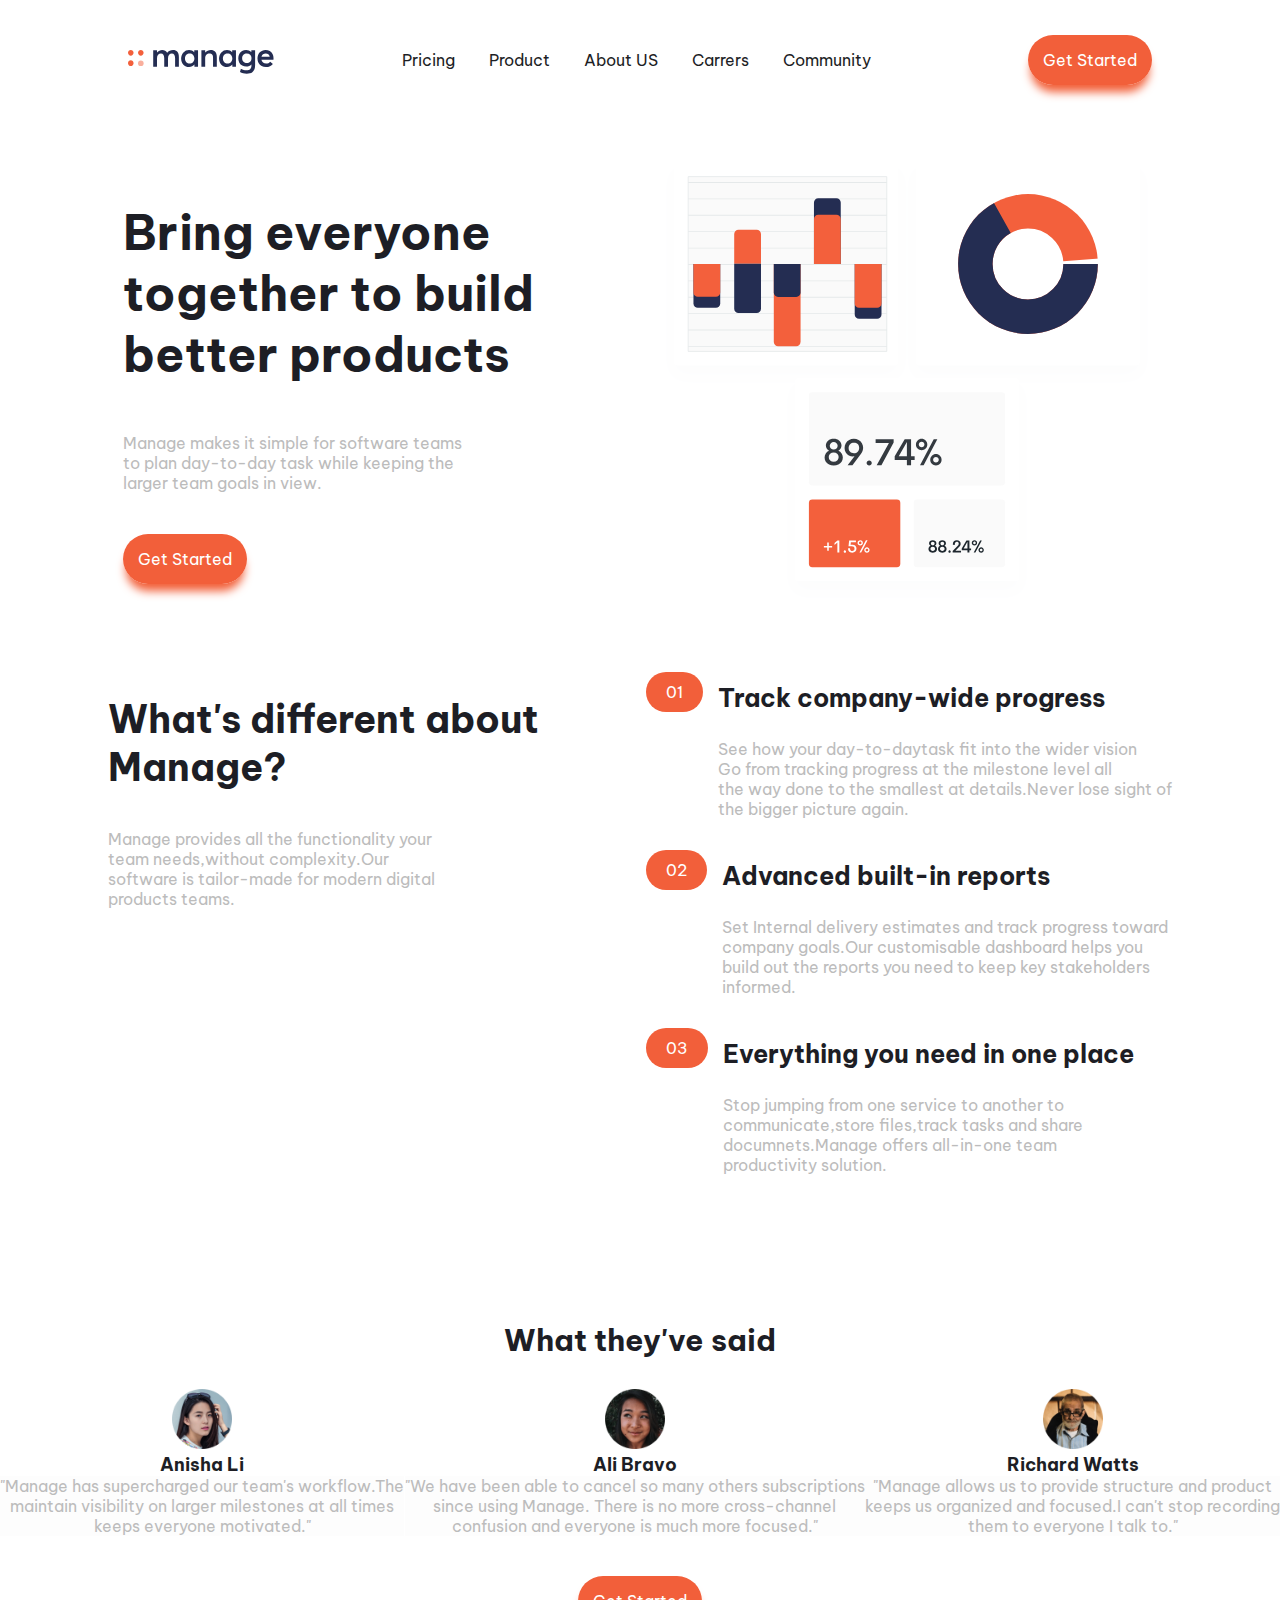
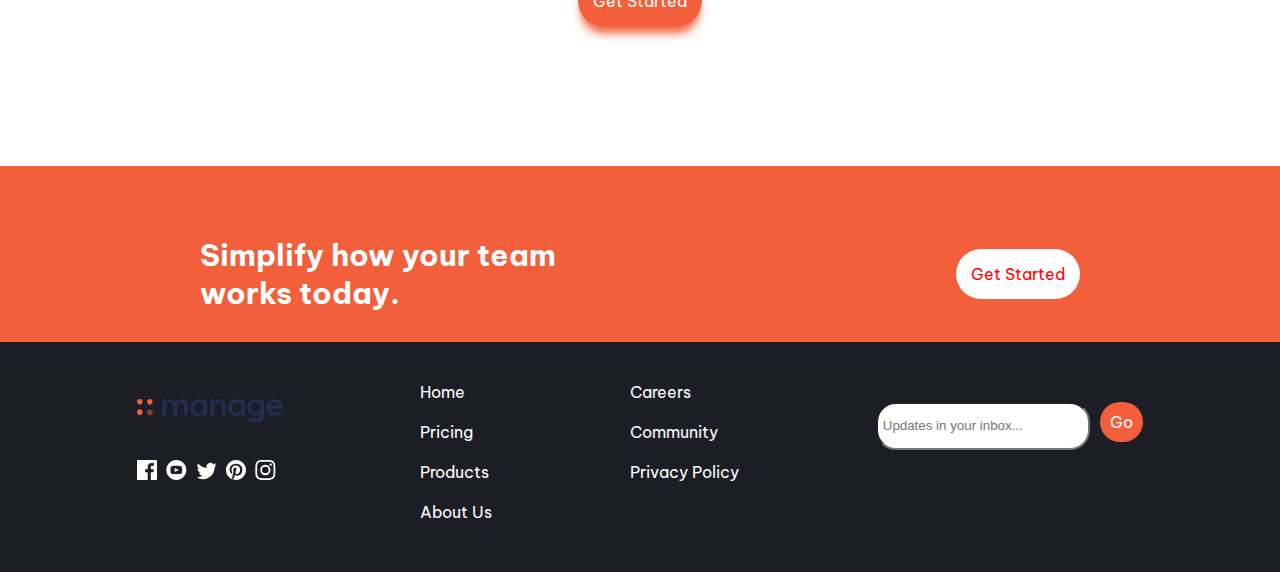
<file: tty/ty.html>
<!DOCTYPE html>
<html lang="en">

    <head>
        <link rel="preconnect" href="https://fonts.googleapis.com">
        <link rel="preconnect" href="https://fonts.gstatic.com" crossorigin>
        <link href="https://fonts.googleapis.com/css2?family=Be+Vietnam+Pro:wght@400;500;600&display=swap"
            rel="stylesheet">
        <meta charset="UTF-8">
        <meta http-equiv="X-UA-Compatible" content="IE=edge">
        <meta name="viewport" content="width=device-width, initial-scale=1.0">
        <title>Document</title>
        <link rel="stylesheet" href="ty.css">
    </head>

    <body>
        <div class="nav">
            <img src="logo.svg" alt="" id="gg" class="op">
            <div class="t_ic">
                <a href="Pricing.html" id="pri" class="op">Pricing</a>
                <a href="Product" id="pri" class="opp">Product</a>
                <a href="Aboutus" id="pri" class="oop">About US</a>
                <a href="Carrers" id="pri" class="oopp">Carrers</a>
                <a href="Community" id="pri" class="ooppp">Community</a>
            </div>
            <div class="but">
                <a id="red" href="gs">Get Started</a>
            </div>

        </div>
        <div class="p_1">
            <div class="ip_1">
                <p id="p1">Bring everyone<br>together to build <br>better products </p>
                <p id="p2">Manage makes it simple for software teams<br>to plan day-to-day task while keeping
                    the<br>larger
                    team goals in view.</p>
                <div class="red2">
                    <a id="red2" href="gs">Get Started</a>
                </div>
                <!-- <img src="bg-tablet-pattern.svg" alt="" id="imm"> -->
            </div>
            <img src="illustration-intro.svg" alt="" id="im">


        </div>
        <div class="p_2">
            <div class="ip_2">
                <p id="p3">What's different about<br>Manage?</p>
                <p id="p4">Manage provides all the functionality your<br>team needs,without complexity.Our<br>software
                    is
                    tailor-made for modern digital <br> products teams.</p>
            </div>
            <div class="p_22">
                <div class="op_1">
                    <div id="o">01</div>
                    <div class="lo">
                        <p id="p5">Track company-wide progress</p>
                        <p id="p6"> See how your day-to-daytask fit into the wider vision<br>Go from tracking progress
                            at
                            the milestone
                            level all<br>the way done to the smallest at details.Never lose sight of<br>the bigger
                            picture
                            again.</p>
                    </div>
                </div>
                <div class="op_2">
                    <div id="t">02</div>
                    <div class="llo">
                        <p id="p7">Advanced built-in reports</p>
                        <p id="p8"> Set Internal delivery estimates and track progress toward<br>company goals.Our
                            customisable dashboard helps you<br>build out the reports you need to keep key
                            stakeholders<br>informed.</p>
                    </div>
                </div>
                <div class="op_3">
                    <div id="th">03</div>
                    <div class="loo">
                        <p id="p9">Everything you need in one place</p>
                        <p id="p10"> Stop jumping from one service to another to<br>communicate,store files,track tasks
                            and share<br>documnets.Manage offers all-in-one team<br>productivity solution.</p>
                    </div>
                </div>
            </div>
        </div>
        <div class="p_3">
            <p id="p11">What they've said</p>
            <div class="p_33">
                <div class="ol">
                    <div class="img"><img src="avatar-anisha.png" alt="" id="img"></div>
                    <div class="name">Anisha Li</div>
                    <div class="gib">"Manage has supercharged our team's workflow.The <br>maintain visibility on larger
                        milestones at all times <br>keeps everyone motivated." </div>
                </div>
                <div class="oll">
                    <div class="img"><img src="avatar-ali.png" alt="" id="img"></div>
                    <div class="name">Ali Bravo</div>
                    <div class="gib">"We have been able to cancel so many others subscriptions<br>since using Manage.
                        There
                        is no more cross-channel<br>confusion and everyone is much more focused." </div>
                </div>
                <div class="ool">
                    <div class="img"><img src="avatar-richard.png" alt="" id="img"></div>
                    <div class="name">Richard Watts</div>
                    <div class="gib">"Manage allows us to provide structure and product<br>keeps us organized and
                        focused.I
                        can't stop recording<br>them to everyone I talk to." </div>
                </div>
            </div>
            <div class="gss">
                <a class="gs" href="gs">Get Started</a>
            </div>
        </div>
        <div class="p_4">
            <p id="p12">Simplify how your team <br>works today. </p>
            <div class="ggs"><a class="ggss" href="gs">Get Started</a> </div>
        </div>
        <div class="p_5">
            <div class="p_55">
                <img src="logo.svg" alt="">
                <div class="slo">
                    <img src="icon-facebook.svg" alt="" id="iimg">
                    <img src="icon-youtube.svg" alt="" id="iimg">
                    <img src="icon-twitter.svg" alt="" id="iimg">
                    <img src="icon-pinterest.svg" alt="" id="iimg">
                    <img src="icon-instagram.svg" alt="" id="iimg">
                </div>
            </div>
            <div class="hh">
                <a href="home.html" id="yp">Home</a>
                <a href="pricing" id="yp">Pricing</a>
                <a href="products" id="yp">Products</a>
                <a href="abus" id="yp">About Us</a>
            </div>
            <div class="hi">
                <a href="career" id="yp">Careers</a>
                <a href="comm" id="yp">Community</a>
                <a href="Prp" id="yp">Privacy Policy</a>

            </div>
            <div class="mail">
                <div class="oii">
                <input type="text" name="" id="mail" placeholder="Updates in your inbox...">
                <p id="lop"></p></div>
                <div class="go">
                    <a id="go" href="">Go</a>
                </div>
            </div>
        </div>
        <script src="ty.js"></script>
    </body>

</html>
</file>
<file: ayushelf/aboutus.css>
body {
    margin: 0px 0px 0px 0px;
    background-color: black;
}

.top {
    display: flex;
    flex-direction: row;
    justify-content: space-between;
    padding-left: 40px;
    padding-right: 80px;
    align-items: center;
    background-color: black;
    height: 100px;
    box-sizing: content-box;

}


a {
    text-decoration: none;
    color: white;
    padding-right: 20px;
    font-size: 20px;
}

.cm:hover {
    color: red;
    text-decoration: underline;

}

.habc {
    display: flex;
    flex-direction: row;
    justify-content: space-around;
}

.logo {
    width: 60px;
}

.abu {
    color: white;
    display: flex;
    flex-direction: row;
    justify-content: center;
    font-size: 10mm;
    font-weight: 600;
    text-decoration: underline;
}

.cont {
    color: white;

}
</file>
<file: ayushelf/bookstor.css>
body {
    margin: 0px 0px 0px 0px;
    background-color: black;
}

.top {
    display: flex;
    flex-direction: row;
    justify-content: space-between;
    padding-left: 40px;
    padding-right: 80px;
    align-items: center;
    background-color: black;
    height: 100px;
    box-sizing: content-box;

}


a {
    text-decoration: none;
    color: white;
    padding-right: 20px;
    font-size: 20px;
}

.cm:hover {
    color: red;
    text-decoration: underline;

}

.habc {
    display: flex;
    flex-direction: row;
    justify-content: space-around;
}

.logo {
    width: 60px;
}

.abu {
    color: white;
    display: flex;
    flex-direction: row;
    justify-content: center;
    font-size: 10mm;
    font-weight: 600;
    text-decoration: underline;
}

.imagesec {
    padding-left: 100px;
    position: relative;
}

.price {
    color: red;
    display: flex;
    justify-content: center;
}

.qar {
    width: 180px;
    margin-right: 40px;
}

.tt {
    display: inline-block;
}
</file>
<file: ayushelf/contact.css>
body {
    margin: 0px 0px 0px 0px;
    background-color: black;
    font-family: 'Poppins', sans-serif;
}

.top {
    display: flex;
    flex-direction: row;
    justify-content: space-between;
    padding-left: 40px;
    padding-right: 80px;
    align-items: center;
    background-color: black;
    height: 100px;
    box-sizing: content-box;

}


a {
    text-decoration: none;
    color: white;
    padding-right: 20px;
    font-size: 20px;
}

.cm:hover {
    color: red;
    text-decoration: underline;

}

.habc {
    display: flex;
    flex-direction: row;
    justify-content: space-around;
}

.logo {
    width: 60px;
}

.abu {
    color: white;
    display: flex;
    flex-direction: row;
    justify-content: center;
    font-size: 10mm;
    font-weight: 600;
    text-decoration: underline;
}

.cont {
    color: white;
}
</file>
<file: ayushelf/home.css>
body {
    margin: 0px 0px 0px 0px;
}

.top {
    display: flex;
    flex-direction: row;
    justify-content: space-between;
    padding-left: 40px;
    padding-right: 80px;
    align-items: center;
    background-color: black;
    height: 100px;
    box-sizing: content-box;

}

.fim {

    margin: 0px 0px 0px 0px;
    width: 1263px;
    height: 549px;
    position: relative;
}

a {
    text-decoration: none;
    color: white;
    padding-right: 20px;
    font-size: 20px;
}

.cm:hover {
    color: red;
    text-decoration: underline;

}

.habc {
    display: flex;
    flex-direction: row;
    justify-content: space-around;
}

.logo {
    width: 60px;
}

.quote {
    position: absolute;
    font-size: 10mm;
    top: 130px;
    padding-left: 40px;
}

.aut {
    padding-left: 200px;
}
</file>
<file: reyin/about.css>
body {
    margin-top: 0px;
    margin-left: 0px;
    margin-right: 0px;
    margin-bottom: 0px;
}

a {
    text-decoration: none;
}

#im {
    width: 170px;
    padding-top: 10px;
    padding-left: 20px;
    height: 90px;
}

.topnav {
    display: flex;
    flex-direction: row;
    justify-content: space-between;
    padding-left: 40px;
    padding-right: 80px;
    align-items: center;
    height: 100px;
    box-sizing: content-box;

}

#li {
    padding-right: 20px;
    text-decoration: none;
    color: #a40000;
}

#ho {
    padding-right: 20px;
    color: black;
    text-decoration: underline;
}

#ui {
    width: 1000px;
    height: 500px;

}

.bod {
    background-color: #a40000;
    color: white;
}

.ma {
    display: flex;
    flex-direction: row;
    justify-content: center;
}

#au {
    text-align: center;
}

.ma {
    padding-left: 40px;
    padding-right: 40px;
}

.tr {
    padding-right: 20px;
}

#ui {
    padding-left: 130px;
    padding-top: 30px;
}

#ht {
    font-family: 'Roboto', sans-serif;
    font-size: 16px;
    font-weight: 300;
}

#lga,
#gt,
#au {
    font-family: 'Montserrat', sans-serif;
    font-size: 30px;
    font-weight: 700;
}

#sn {
    font-family: 'Roboto', sans-serif;
    font-size: 16px;
    padding-left: 30px;
    padding-top: 10px;
    padding-bottom: 10px;
    padding-right: 30px;
    border-radius: 3px;
    border: none;
}

#conti {
    text-decoration: none;
    color: #a40000;
}

#copyr {
    font-family: 'Roboto', sans-serif;
    font-size: 14px;
    color: #595959;
    font-weight: 400;
    display: flex;
    flex-direction: row;
    justify-content: center;
}

.ttre {
    display: flex;
    flex-direction: row;
    justify-content: center;
    padding-bottom: 20px;

}
</file>
<file: reyin/blog.css>
body {
    margin-top: 0px;
    margin-left: 0px;
    margin-right: 0px;
    margin-bottom: 0px;
}

a {
    text-decoration: none;
}

#im {
    width: 170px;
    padding-top: 10px;
    padding-left: 20px;
    height: 90px;
}

.topnav {
    display: flex;
    flex-direction: row;
    justify-content: space-between;
    padding-left: 40px;
    padding-right: 80px;
    align-items: center;
    height: 100px;
    box-sizing: content-box;

}

#li {
    padding-right: 20px;
    text-decoration: none;
    color: #a40000;
}

#ho {
    padding-right: 20px;
    color: black;
    text-decoration: underline;
}

.fbc {
    color: ghostwhite;
    font-weight: 200;
}

.blo {
    background-color: #a40000;
    color: white;
    padding-top: 10px;
}

#bloe {
    text-align: center;
    font-size: 30px;
}

.req {
    padding-left: 200px;
    padding-right: 200px;
    padding-top: 10px;
    padding-bottom: 20px;
}

.rr {
    color: white;

}

#daet {
    font-size: 16px;
}

#lor {
    font-size: 22px;
}

#copyr {
    font-family: 'Roboto', sans-serif;
    font-size: 14px;
    color: #595959;
    font-weight: 400;
    display: flex;
    flex-direction: row;
    justify-content: center;
}

.ttre {
    display: flex;
    flex-direction: row;
    justify-content: center;
    padding-bottom: 20px;

}
</file>
<file: reyin/connect.css>
body {
    margin-top: 0px;
    margin-left: 0px;
    margin-right: 0px;
    margin-bottom: 0px;
}

a {
    text-decoration: none;
}

#im {
    width: 170px;
    padding-top: 10px;
    padding-left: 20px;
    height: 90px;
}

.topnav {
    display: flex;
    flex-direction: row;
    justify-content: space-between;
    padding-left: 40px;
    padding-right: 80px;
    align-items: center;
    height: 100px;
    box-sizing: content-box;

}

#li {
    padding-right: 20px;
    text-decoration: none;
    color: #a40000;
}

#ho {
    padding-right: 20px;
    color: black;
    text-decoration: underline;
}

.wab {
    background-color: #a40000;
    color: white;
    text-align: center;
    padding-top: 0.2px;
    font-family: 'Roboto', sans-serif;
}

#waab,
#lgb {
    font-size: 30px;
}

.inp {
    display: flex;
    flex-direction: column;
    align-items: center;
}

#na,
#naa,
#ju,
#ki,
#nat {
    width: 50%;
    margin-bottom: 20px;
}

#na,
#naa,
#nat,
#ju {
    height: 40px;
    padding-left: 15px;
    width: 650px;
    /* padding: 23px 16px 7px; */

}

#ta {
    margin-bottom: 20px;
    font-family: 'Roboto', sans-serif;
    font-weight: 400;

}



#ki {
    height: 300px;
    padding: 16px;
    text-align: justify;
}

#butt {
    width: 90px;
    height: 50px;
    font-size: 18px;
    font-family: 'Roboto', sans-serif;
    background-color: white;
    border: none;
    border-radius: 3px;
}

.pp {
    display: flex;
    flex-direction: row;
    justify-content: center;
}

#prot {
    padding-bottom: 20px;
    font-size: 12px;
}

.c {
    color: white;
    font-family: 'Roboto', sans-serif;
    font-size: 12px;
    margin-top: 13px;
}

#app,
#pi {
    font-family: 'Roboto', sans-serif;
    font-size: 12px;
}

#copyr {
    font-family: 'Roboto', sans-serif;
    font-size: 14px;
    color: #595959;
    font-weight: 400;
    display: flex;
    flex-direction: row;
    justify-content: center;
}

.ttre {
    display: flex;
    flex-direction: row;
    justify-content: center;
    padding-bottom: 20px;

}

#op {
    font-family: 'Roboto', sans-serif;
    font-size: 14px;

}

#ri {
    font-family: 'Roboto', sans-serif;
    font-size: 28px;
    padding-bottom: 20px;
}
</file>
<file: reyin/home.css>
body {
    margin-top: 0px;
    margin-left: 0px;
    margin-right: 0px;
    margin-bottom: 0px;
}

a {
    text-decoration: none;
}

#im {
    width: 170px;
    padding-top: 10px;
    padding-left: 20px;
    height: 90px;
}

.topnav {
    display: flex;
    flex-direction: row;
    justify-content: space-between;
    padding-left: 40px;
    padding-right: 80px;
    align-items: center;
    height: 100px;
    box-sizing: content-box;

}

#li {
    padding-right: 20px;
    text-decoration: none;
    color: #a40000;
}

#ho {
    padding-right: 20px;
    color: black;
    text-decoration: underline;
}

.wel {
    background-color: rgb(181, 0, 0);
    color: white;
    padding-top: 2px;
    padding-left: 400px;
    padding-right: 400px;
    padding-bottom: 20px;
}

#welc {
    font-size: 30px;
    display: flex;
    flex-direction: row;
    justify-content: center;
    font-family: 'Montserrat', sans-serif;



}

.conte {
    font-size: 20px;
    display: felx;
    flex-direction: column;
    justify-content: center;
    font-family: 'Roboto', sans-serif;
    font-weight: 300;
}

#cone,
.tab {
    font-size: 38px;
    color: #a40000;
    font-family: 'Montserrat', sans-serif;
    font-weight: 500;
    /* padding-top: 40px;
    padding-left: 100px; */
}

#cof {
    width: 500px;
    height: 400px;
}

.quote {
    display: flex;
    flex-direction: row;
    justify-content: space-between;
    padding-left: 100px;
    padding-right: 50px;
    padding-top: 40px;
}

.tab {
    tab-size: 4;
}

#quo {
    width: 50px;
    height: 50px;
    padding-left: 200px;
}

#das {
    width: 15%;
    height: 3%;
    padding-left: 200px;
    margin-bottom: 20px;
}

#auth {
    font-family: 'Roboto', sans-serif;
    font-size: 18px;
    font-weight: 300;
    display: flex;
    flex-direction: row;
    justify-content: center;
    padding-right: 30px;
}

.bef {
    display: flex;
    flex-direction: row;
    justify-content: center;
}

#da {
    size: 2050px;
}

.fubl {
    background-color: #a40000;

}

.fbc {
    font-family: 'Roboto', sans-serif;
    color: ghostwhite;
    font-weight: 700;
    font-size: 22px;
}

/* .fbc {
    overflow: hidden;
    text-align: center;
} */



#da {
    color: rgb(229, 72, 72);
}

.one {
    background-color: white;
    width: 450px;
    /* height: 500px; */
    padding-left: 20px;
    padding-right: 20px;
    padding-top: 150px;
    padding-bottom: 150px;
    font-family: 'Roboto', sans-serif;
}

#daet {
    color: #595959;
    font-size: 16px;
    font-weight: 300;

}

#conteq {
    font-family: 'Roboto', sans-serif;
    font-size: 16px;
    color: #5E5E5E;
}

#he {
    color: #1B1B1B;
    font-size: 22px;
    font-weight: 400;
}

#tt:hover,
#tty:hover {
    box-shadow: 2px 2px 13px 0.5px rgba(255, 255, 255, 1)
}

.box {
    /* padding-left: 40px; */
    padding-bottom: 20px;
    display: flex;
    flex-direction: row;
    justify-content: space-evenly;
}

#conti {
    text-decoration: none;
    color: #a40000;
}

#copyr {
    font-family: 'Roboto', sans-serif;
    font-size: 14px;
    color: #595959;
    font-weight: 400;
    display: flex;
    flex-direction: row;
    justify-content: center;
}

.ttre {
    display: flex;
    flex-direction: row;
    justify-content: center;
    padding-bottom: 20px;

}
</file>
<file: reyin/write.css>
body {
    margin-top: 0px;
    margin-left: 0px;
    margin-right: 0px;
    margin-bottom: 0px;
}

a {
    text-decoration: none;
}

#im {
    width: 170px;
    padding-top: 10px;
    padding-left: 20px;
    height: 90px;
}

.topnav {
    display: flex;
    flex-direction: row;
    justify-content: space-between;
    padding-left: 40px;
    padding-right: 80px;
    align-items: center;
    height: 100px;
    box-sizing: content-box;

}

#li {
    padding-right: 20px;
    text-decoration: none;
    color: #a40000;
}

#ho {
    padding-right: 20px;
    color: black;
    text-decoration: underline;
}

.wab {
    background-color: #a40000;
    color: white;
    text-align: center;
    padding-top: 0.2px;
    font-family: 'Roboto', sans-serif;
}

#waab,
#lgb {
    font-size: 30px;
}

.inp {
    display: flex;
    flex-direction: column;
    align-items: center;
}

#na,
#naa,
#ju,
#ki,
#nat {
    width: 50%;
    margin-bottom: 20px;
}

#na,
#naa,
#nat,
#ju {
    height: 40px;
    padding-left: 15px;
    width: 650px;
    /* padding: 23px 16px 7px; */

}

#ta {
    margin-bottom: 20px;
}



#ki {
    height: 300px;
    padding: 16px;
    text-align: justify;
}

#butt {
    width: 90px;
    height: 50px;
    font-size: 18px;
    font-family: 'Roboto', sans-serif;
    background-color: white;
    border: none;
    border-radius: 3px;
}

.pp {
    display: flex;
    flex-direction: row;
    justify-content: center;
}

#prot {
    padding-bottom: 20px;
    font-size: 12px;
}

.c {
    color: white;
    font-family: 'Roboto', sans-serif;
    font-size: 12px;
    margin-top: 13px;
}

#app,
#pi {
    font-family: 'Roboto', sans-serif;
    font-size: 12px;
}

#copyr {
    font-family: 'Roboto', sans-serif;
    font-size: 14px;
    color: #595959;
    font-weight: 400;
    display: flex;
    flex-direction: row;
    justify-content: center;
}

.ttre {
    display: flex;
    flex-direction: row;
    justify-content: center;
    padding-bottom: 20px;

}
</file>
<file: tty/ty.css>
body{
    margin: 0px ;
    font-family: 'Be Vietnam Pro', sans-serif;
    /* background-image: url("bg-tablet-pattern.svg"); */
}
#pri{
    padding-right: 30px;
    color: hsl(233, 12%, 13%);
}
#pri:hover{
    color: hsl(0, 4%, 90%);
}
a{
    text-decoration: none;
}
 #gg{
    max-width: 100%;
    max-height: 100%;
} 
.nav{
    display: flex;
    flex-direction: row;
    justify-content: space-evenly;
    /* align-content: baseline; */
    padding-top: 50px;
    /* height: 100px; */
   
}
#p1{
    font-family: 'Be Vietnam Pro', sans-serif;
    font-size: 48px;
    font-weight: 700;
    color: hsl(233, 12%, 13%);
}
#p2,#p4,#p10,#p8,#p6{
    font-weight: 400;
    color: rgb(188, 188, 188);
}
.p_1{
    padding-top: 80px;
    display: flex;
    flex-direction: row;
    justify-content: space-evenly;

}
#im{
    width: 500px;
}
/* #imm{
    transform: translate(100px,-100px);
} */
.p_2{
    padding-top: 50px;
    display: flex;
    flex-direction: row;
    justify-content: space-evenly;
}
#p3{
    font-weight: 700;
    font-size: 38px;
    color: hsl(233, 12%, 13%);
}
#p9,#p7,#p5{
    font-weight: 700;
    font-size: 25px;
    color: hsl(233, 12%, 13%);
}
#o,#t,#th{
    border-style: solid;
    border-color: black;
    max-width: fit-content;
    height: 20px;
    
    
}
.op_1,.op_2,.op_3{
    display: flex;
    flex-direction: row;
    
}
.p_22{
    display: flex;
    flex-direction: column;
}
.name{
    color: hsl(233, 12%, 13%);
    font-weight: 700;
    font-size: 18px;
}
.gib{
    color: rgb(188, 188, 188);
}
#img{
    width: 60px;
}
.p_33{
    display: flex;
    flex-direction: row;
    justify-content: space-between;
}
.ol,.oll,.ool{
    display: flex;
    flex-direction: column;
    align-items: center;
}
.gib{
    text-align: center;
    /* border-style: solid; */
    background-color: rgb(253, 253, 253);
}
#p11{
    color: hsl(233, 12%, 13%);
    font-weight:700;
    font-size: 30px;
    text-align: center;
}
.p_3{
    padding-top: 100px;
}
.gss{
    display: flex;
    flex-direction: row;
    justify-content: center;
    padding-top: 40px;
}
#red,#red2,.gs{
    background-color: #f25f3a;
    color: white;
    padding: 15px;
    border-style: none;
    border-radius: 40px;
    -webkit-box-shadow: 0px 10px 10px -3px rgba(242,95,56,1);
    -moz-box-shadow: 0px 10px 10px -3px rgba(242,95,56,1);
    box-shadow: 0px 10px 10px -3px rgba(242,95,56,1);
}
#red:hover,#red2:hover,.gs:hover,#go:hover{
    background-color: #fdb19c;
}
#o,#t,#th{
    background-color: hsl(12, 88%, 59%);
    color: white;
    margin-top: 15px;
    margin-right: 15px;
    padding-top: 10px;
    padding-bottom:10px ;
    padding-left: 20px;
    padding-right: 20px;
    border-style: none;
    border-radius: 20px;
}
.red2{
    padding-top: 40px;
}
.org{
    display: flex;
    flex-direction: row;
    justify-content: space-evenly;
    align-items: baseline;
}

.p_4{
    display: flex;
    flex-direction: row;
    justify-content: space-around   ;
    align-items: center;
    margin-top: 140px;
    padding-top: 40px;
    background-color: hsl(12, 88%, 59%);
}

.ggss{
    background-color: white;
    color: red;
    
    padding: 15px;
    border-style: none;
    border-radius: 40px;

}
#p12{
    color: white;
    font-weight:700;
    font-size: 30px;
    
}
.p_5{
    display: flex;
    flex-direction: row;
    justify-content: space-evenly;
    padding-bottom: 50px;
    padding-top: 20px;
    background-color:hsl(233, 12%, 13%);
}
.p_55{
    display: flex;
    flex-direction: column;
    justify-content:space-evenly;
}
.hh,.hi{
    display: flex;
    flex-direction: column;

}
#iimg{
    padding-right: 5px;
}
#yp{
    padding-top: 20px;
}
#yp{
    color: white;
    text-decoration: none;

}
#yp:hover{
    color: #f25f3a;
}
.mail{
    display: flex;
    flex-direction: row;
}
input{
    width: 200px;
    height: 40px;
    border-radius: 20px;
    padding-top: 2px;
    padding-bottom: 2px;
    padding-left: 5px;
    padding-right: 5px;
    
}
#go{
    height: 60px;
    background-color: #f25f3a;
    color: white;
    padding: 10px;
    border-style: none;
    border-radius: 40px;
    height: 20px;
}
.go{
    padding-left: 10px;
    padding-top: 10px;
}
.mail{
    padding-top: 40px;
}
.oii{
    display: flex;
    flex-direction: column;
}
#lop{
    color: #f25f3a;
}
</file>
